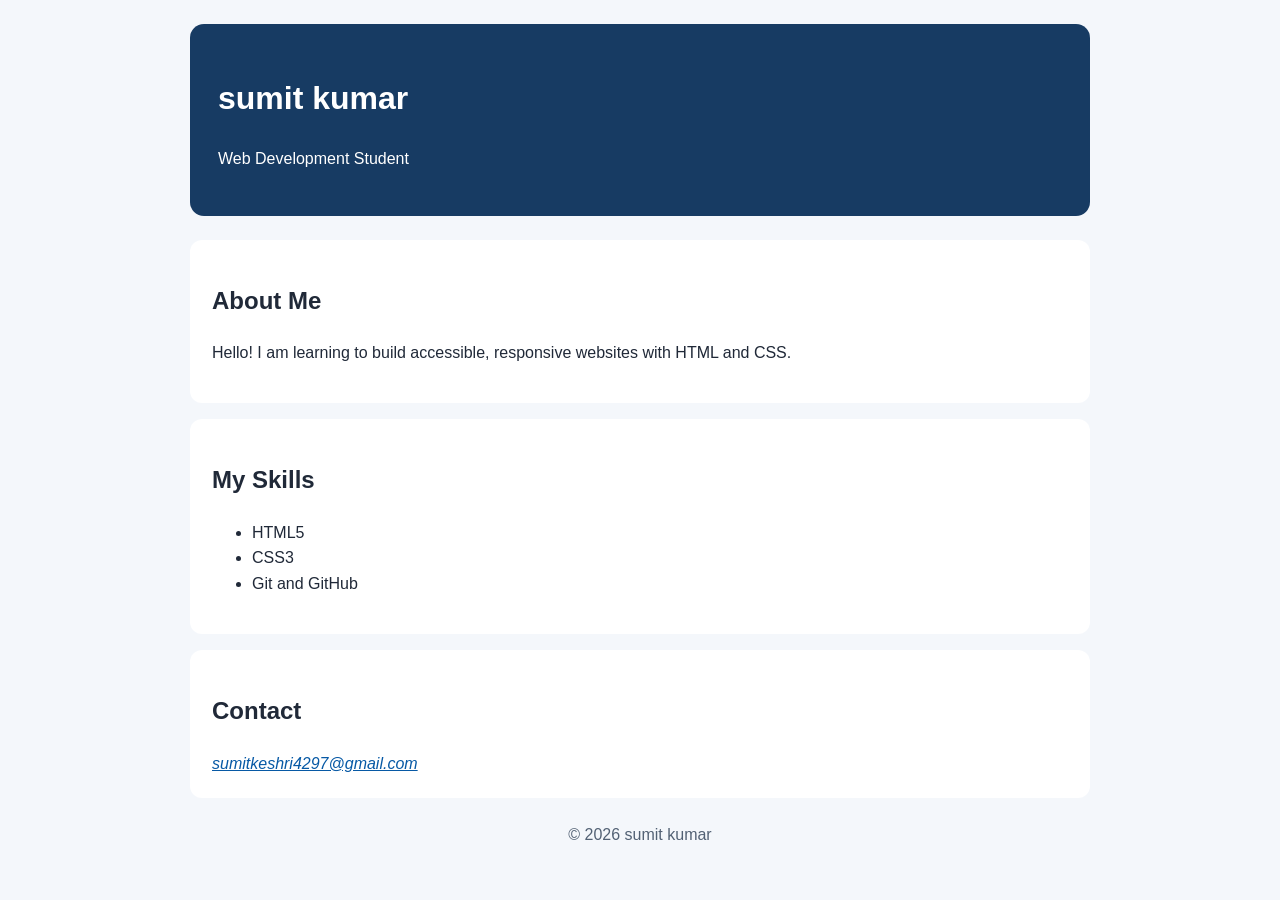
<file: P05-semantic-bio/index.html>
<!DOCTYPE html>
<html lang="en">
 <head>
  <meta charset="utf-8"/>
  <meta content="width=device-width, initial-scale=1" name="viewport"/>
  <title>
   About Me | sumit kumar
  </title>
  <link href="style.css" rel="stylesheet"/>
 </head>
 <body>
  <header class="site-header">
   <h1>
    sumit kumar
   </h1>
   <p>
    Web Development Student
   </p>
  </header>
  <main>
   <section aria-labelledby="about-heading">
    <h2 id="about-heading">
     About Me
    </h2>
    <p>
     Hello! I am learning to build accessible, responsive websites with HTML and CSS.
    </p>
   </section>
   <section aria-labelledby="skills-heading">
    <h2 id="skills-heading">
     My Skills
    </h2>
    <ul>
     <li>HTML5</li>
     <li>CSS3</li>
     <li>Git and GitHub</li>

    </ul>
   </section>
   <section aria-labelledby="contact-heading">
    <h2 id="contact-heading">
     Contact
    </h2>
    <address>
     <a href="mailto:sumitkeshri4297@gmail.com">
      sumitkeshri4297@gmail.com
     </a>
    </address>
   </section>
  </main>
  <footer>
   <p>
    &copy; 2026 sumit kumar
   </p>
  </footer>
 </body>
</html>
</file>
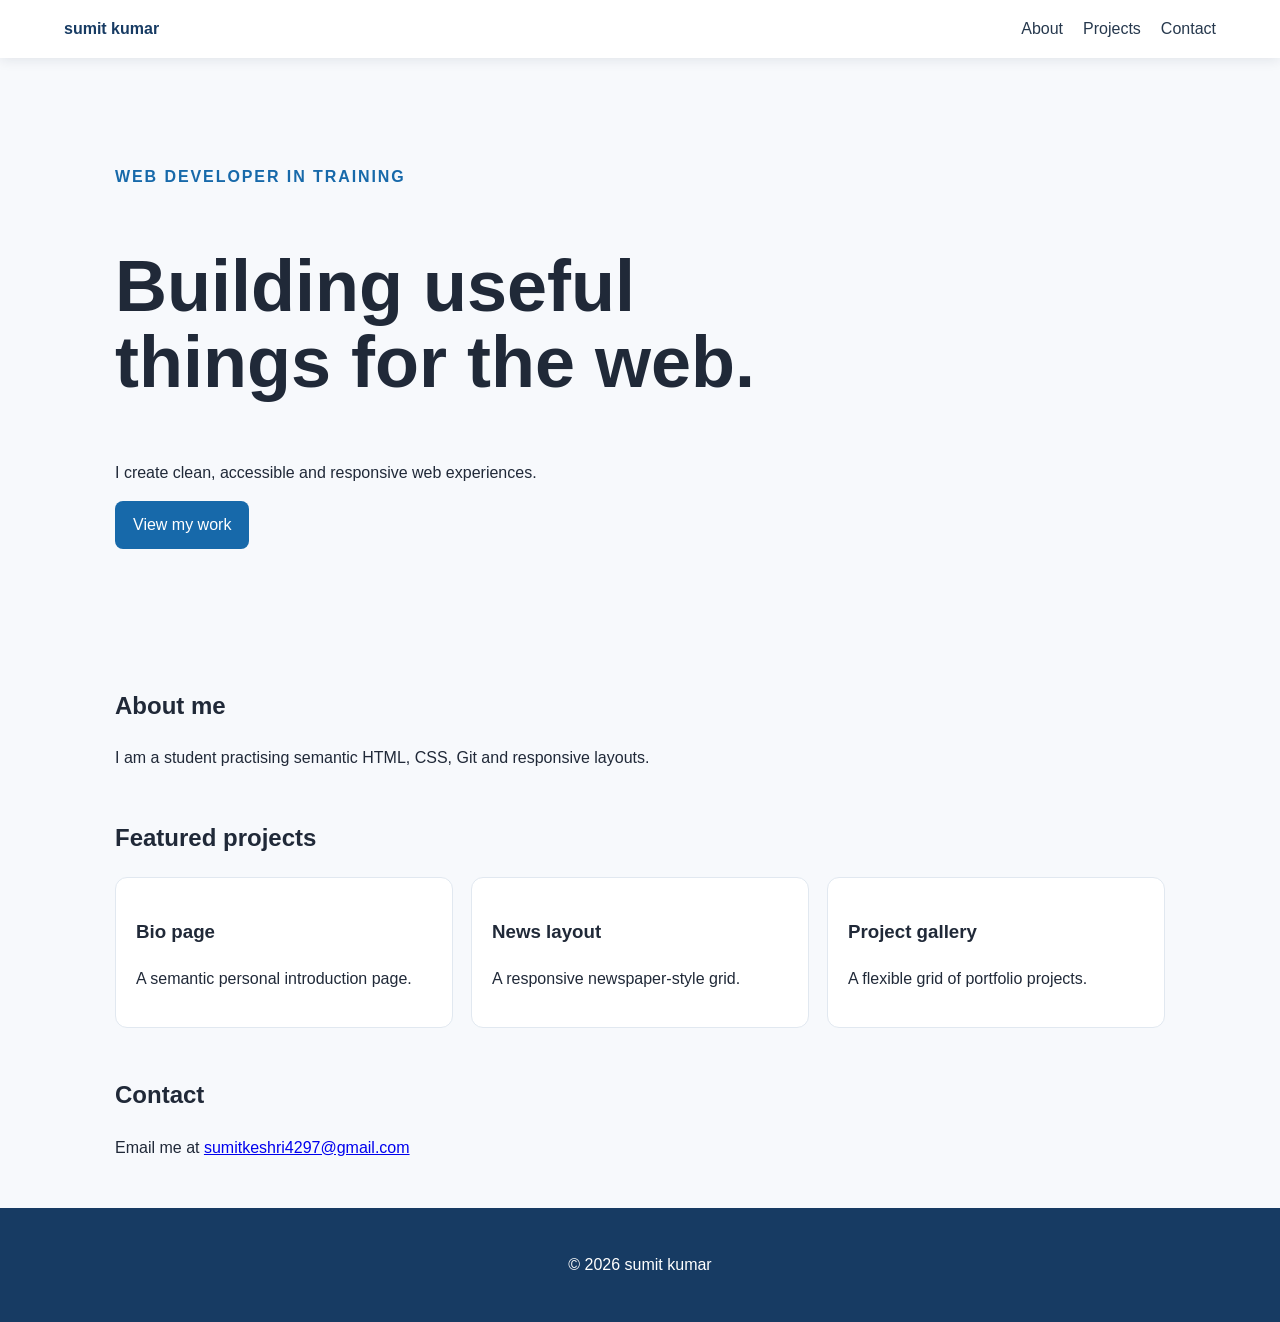
<file: P06-portfolio-structure/index.html>
<!DOCTYPE html>
<html lang="en">
 <head>
  <meta charset="utf-8"/>
  <meta content="width=device-width, initial-scale=1" name="viewport"/>
  <title>
   sumit kumar | Portfolio
  </title>
  <link href="style.css" rel="stylesheet"/>
 </head>
 <body>
  <header class="site-header">
   <a class="brand" href="#home">sumit kumar</a>
   <nav aria-label="Main navigation">

    <a href="#about">About</a>
    <a href="#projects"> Projects</a>
    <a href="#contact"> Contact</a>
   </nav>
  </header>
  <main id="home">
   <section class="hero">
    <p class="eyebrow"> WEB DEVELOPER IN TRAINING </p>

    <h1>Building useful things for the web.</h1>
    <p> I create clean, accessible and responsive web experiences.</p>
    <a class="button" href="#projects">View my work</a>
   </section>
   <section id="about">
    <h2> About me</h2>
    <p> I am a student practising semantic HTML, CSS, Git and responsive layouts.</p>
   </section>
   <section id="projects">
    <h2>Featured projects</h2>
    <div class="cards">
     <article class="card">
      <h3>Bio page</h3>
      <p> A semantic personal introduction page.</p>
     </article>
     <article class="card">
      <h3>
       News layout
      </h3>
      <p>
       A responsive newspaper-style grid.
      </p>
     </article>
     <article class="card">
      <h3>
       Project gallery
      </h3>
      <p>
       A flexible grid of portfolio projects.
      </p>
     </article>
    </div>
   </section>
   <section id="contact">
    <h2>
     Contact
    </h2>
    <p>
     Email me at
     <a href="mailto:sumitkeshri4297@gmail.com">
      sumitkeshri4297@gmail.com
     </a> 
    </p>
   </section>
  </main>
  <footer>
   <p>&copy; 2026 sumit kumar</p>
  </footer>
 </body>
</html>
</file>
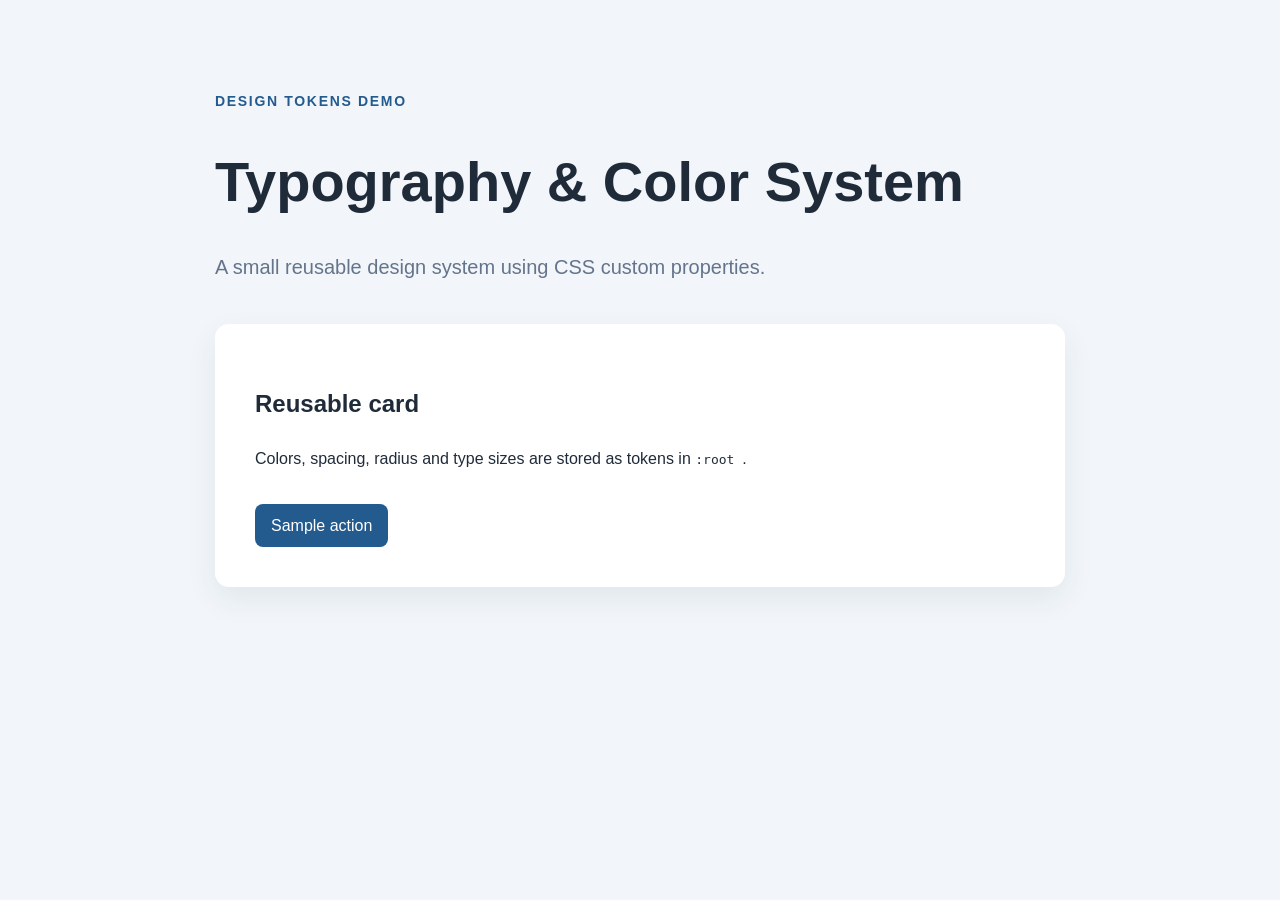
<file: P07-design-tokens/index.html>
<!DOCTYPE html>
<html lang="en">
 <head>
  <meta charset="utf-8"/>
  <meta content="width=device-width, initial-scale=1" name="viewport"/>
  <title>
   Design System
  </title>
  <link href="style.css" rel="stylesheet"/>
 </head>
 <body>
  <main class="container">
   <p class="eyebrow">
    DESIGN TOKENS DEMO
   </p>
   <h1>
    Typography &amp; Color System
   </h1>
   <p class="lead">
    A small reusable design system using CSS custom properties.
   </p>
   <article class="panel">
    <h2>
     Reusable card
    </h2>
    <p>
     Colors, spacing, radius and type sizes are stored as tokens in
     <code>
      :root
     </code>
     .
    </p>
    <a class="button" href="#">
     Sample action
    </a>
   </article>
  </main>
 </body>
</html>
</file>
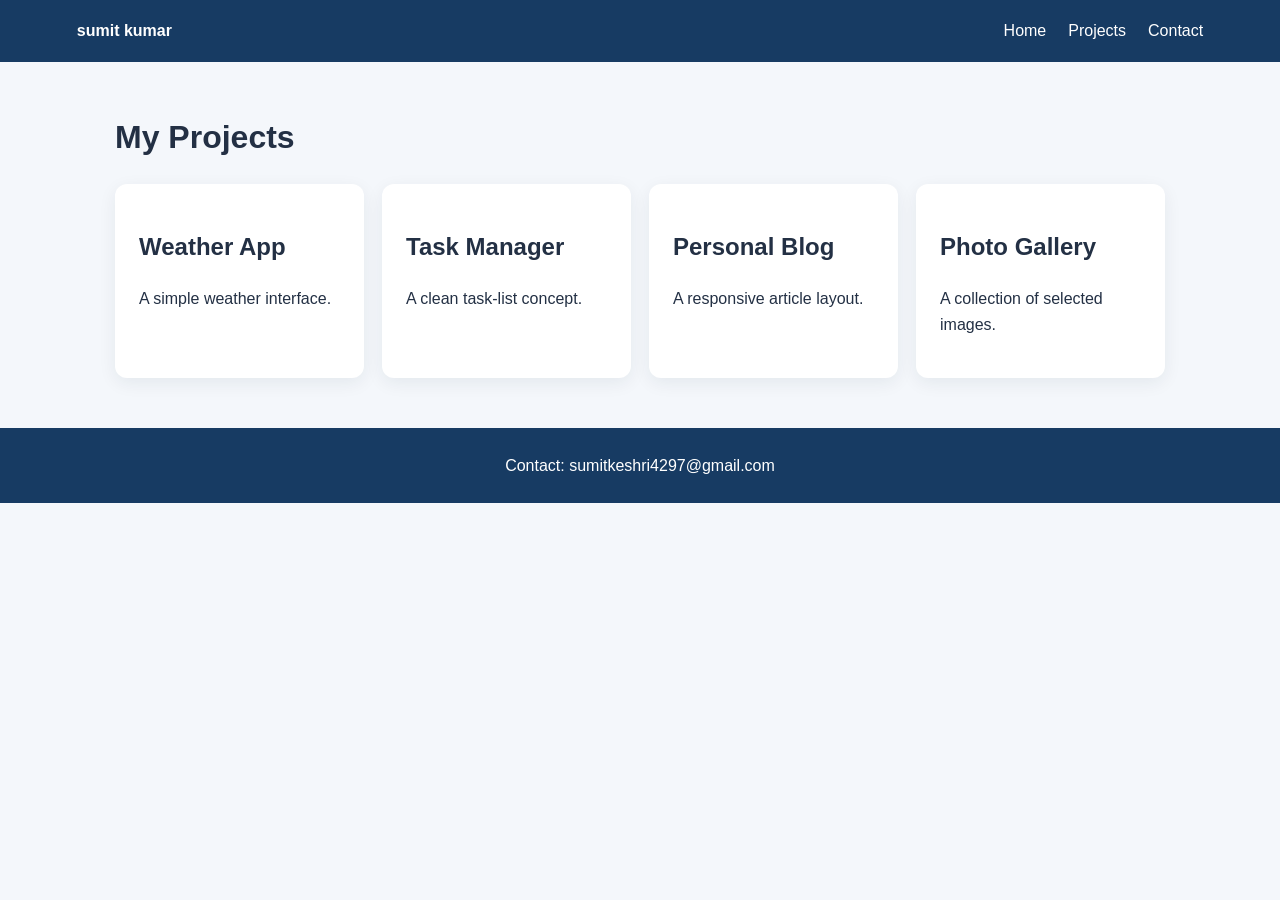
<file: P09-responsive-flexbox/index.html>
<!DOCTYPE html>
<html lang="en">
 <head>
  <meta charset="utf-8"/>
  <meta content="width=device-width, initial-scale=1" name="viewport"/>
  <title>
   Responsive Flexbox
  </title>
  <link href="style.css" rel="stylesheet"/>
 </head>
 <body>
  <header class="header">
   <a class="logo" href="#"> sumit kumar  </a>
   <nav>
    <a href="#home">  Home </a>
    <a href="#projects">Projects </a>
    <a href="#contact"> Contact </a>
   </nav>
  </header>
  <main id="home">
   <h1> My Projects
   </h1>
   <div class="grid" id="projects">
    <article>
     <h2> Weather App </h2>
     <p>  A simple weather interface. </p>
    </article>
    <article>
     <h2> Task Manager</h2>
     <p>  A clean task-list concept. </p>
    </article>
    <article>
     <h2> Personal Blog</h2>
     <p> A responsive article layout.</p>
    </article>
    <article>
     <h2>Photo Gallery</h2>
     <p> A collection of selected images. </p>
    </article>
   </div>
  </main>
  <footer id="contact">
   Contact: sumitkeshri4297@gmail.com
  </footer>
 </body>
</html>
</file>
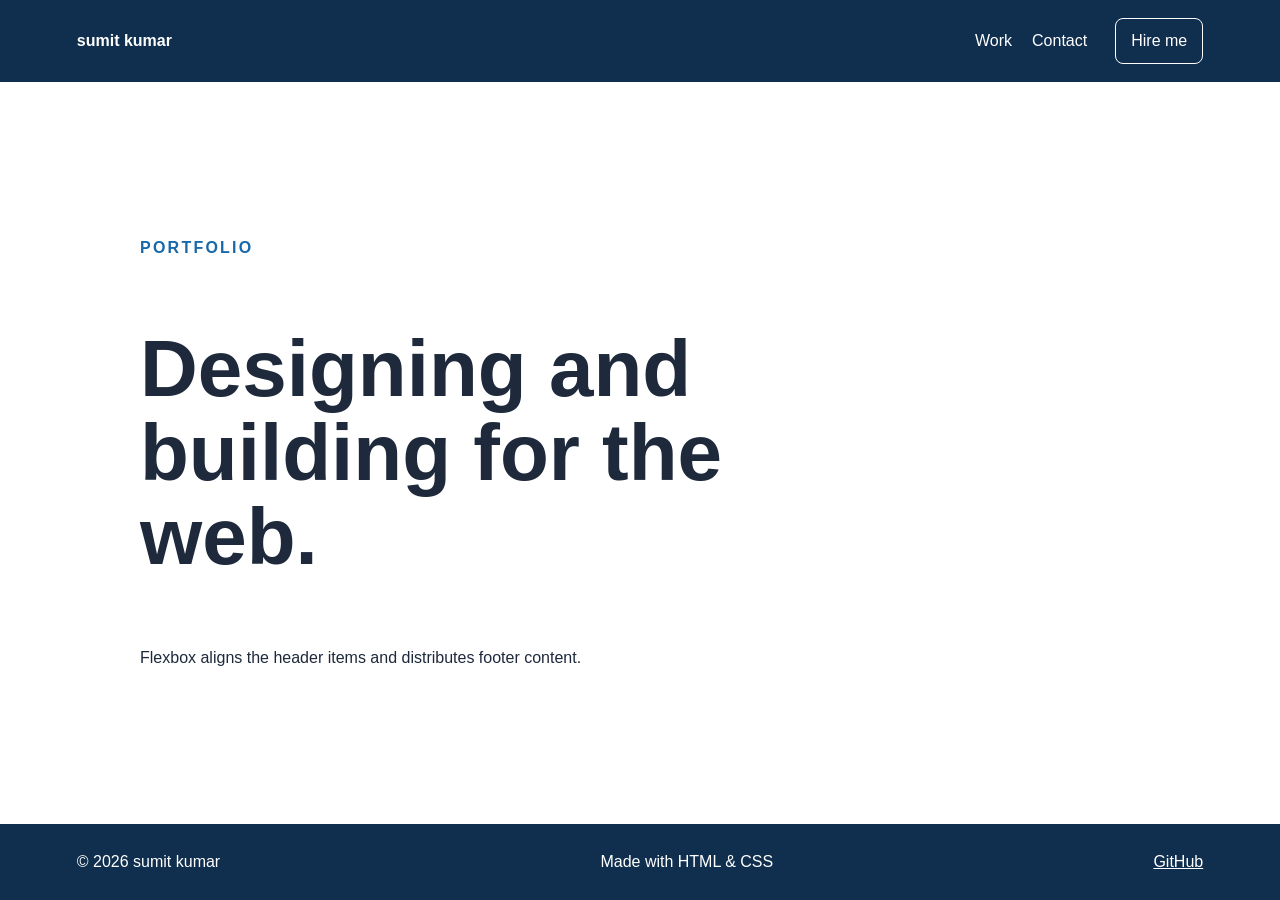
<file: P10-advanced-flexbox/index.html>
<!DOCTYPE html>
<html lang="en">
 <head>
  <meta charset="utf-8"/>
  <meta content="width=device-width, initial-scale=1" name="viewport"/>
  <title>
   Advanced Flexbox
  </title>
  <link href="style.css" rel="stylesheet"/>
 </head>
 <body>
  <header class="top">
   <a href="#">sumit kumar</a>
   <nav>
    <a href="#work"> Work </a>
    <a href="#contact">  Contact </a>
   </nav>
   <a class="hire" href="mailto:sumitkeshri4297@gmail.com"> Hire me </a>
  </header>
  <main>
   <section>
    <p> PORTFOLIO</p>
    <h1> Designing and building for the web. </h1>
    <p>  Flexbox aligns the header items and distributes footer content. </p>
   </section>
  </main>
  <footer id="contact">
   <span> &copy; 2026 sumit kumar </span>
   <span> Made with HTML &amp; CSS </span>
   <nav id="work">
    <a href="#"> GitHub </a>
   </nav>
  </footer>
 </body>
</html>
</file>
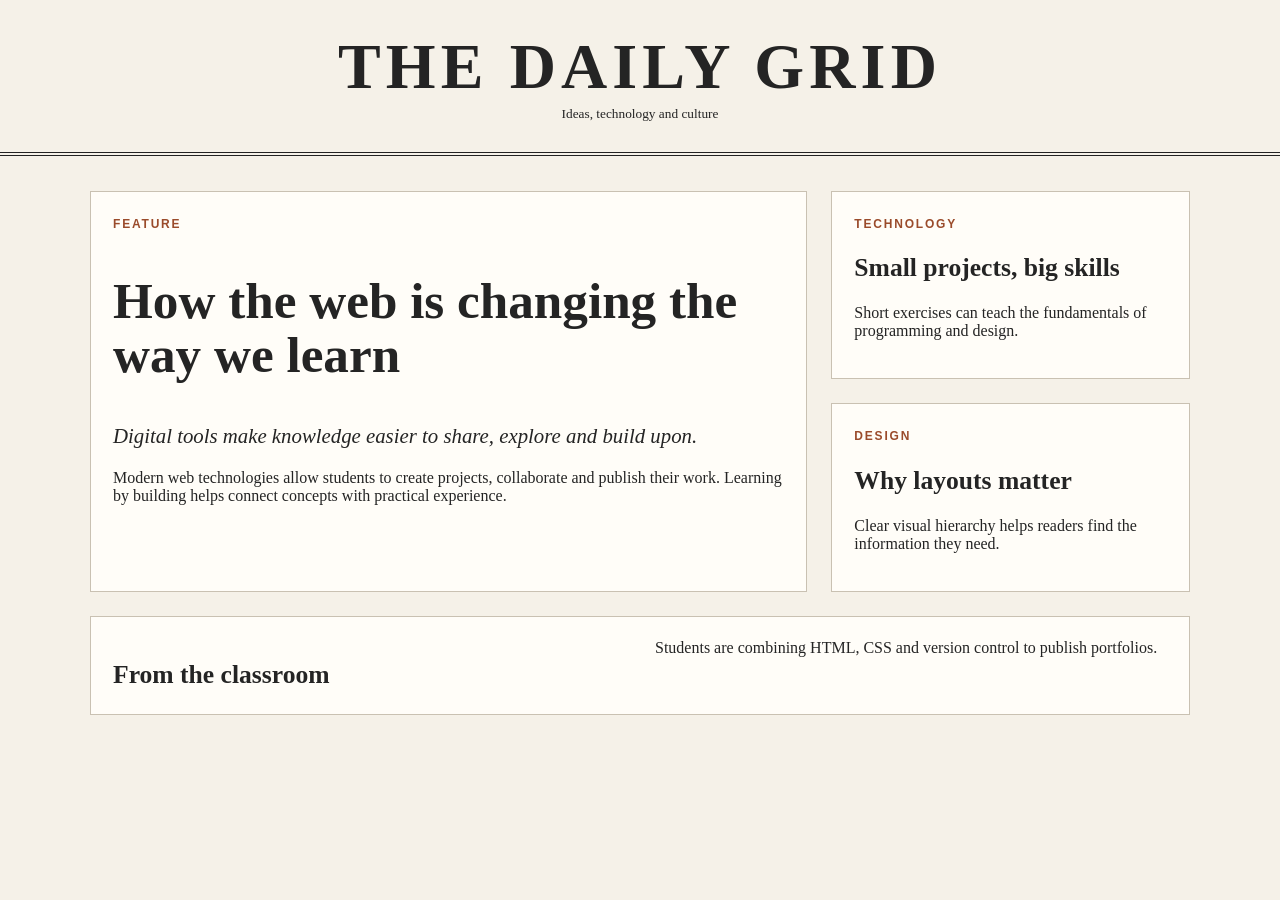
<file: P11-newspaper-grid/index.html>
<!DOCTYPE html>
<html lang="en">
 <head>
  <meta charset="utf-8"/>
  <meta content="width=device-width, initial-scale=1" name="viewport"/>
  <title>
   Daily Grid &mdash; Newspaper Layout
  </title>
  <link href="style.css" rel="stylesheet"/>
 </head>
 <body>
  <header class="masthead">
   <p>
    THE DAILY GRID
   </p>
   <small>
    Ideas, technology and culture
   </small>
  </header>
  <main class="news">
   <article class="lead">
    <span class="category">
     FEATURE
    </span>
    <h1>
     How the web is changing the way we learn
    </h1>
    <p class="summary">
     Digital tools make knowledge easier to share, explore and build upon.
    </p>
    <p>
     Modern web technologies allow students to create projects, collaborate and publish their work. Learning by building helps connect concepts with practical experience.
    </p>
   </article>
   <article class="side">
    <span class="category">
     TECHNOLOGY
    </span>
    <h2>
     Small projects, big skills
    </h2>
    <p>
     Short exercises can teach the fundamentals of programming and design.
    </p>
   </article>
   <article class="side">
    <span class="category">
     DESIGN
    </span>
    <h2>
     Why layouts matter
    </h2>
    <p>
     Clear visual hierarchy helps readers find the information they need.
    </p>
   </article>
   <article class="bottom">
    <h2>
     From the classroom
    </h2>
    <p>
     Students are combining HTML, CSS and version control to publish portfolios.
    </p>
   </article>
  </main>
 </body>
</html>
</file>
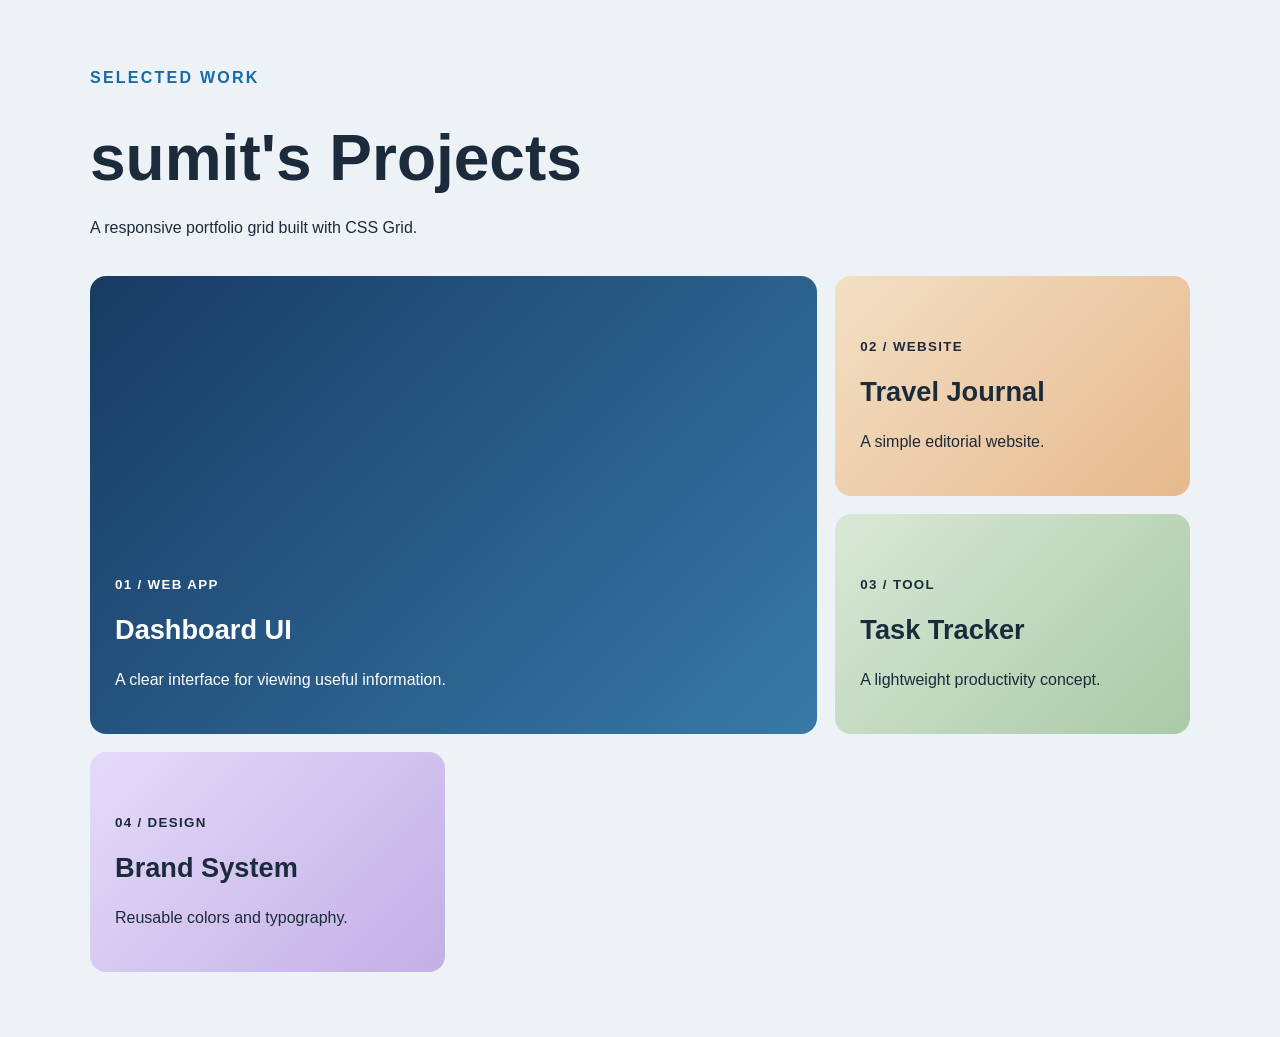
<file: P12-projects-grid/index.html>
<!DOCTYPE html>
<html lang="en">
 <head>
  <meta charset="utf-8"/>
  <meta content="width=device-width, initial-scale=1" name="viewport"/>
  <title>
   Project Grid
  </title>
  <link href="style.css" rel="stylesheet"/>
 </head>
 <body>
  <main>
   <header>
    <p>  SELECTED WORK </p>
    <h1>  sumit's Projects  </h1>
    <span>  A responsive portfolio grid built with CSS Grid. </span>
   </header>
   <section class="projects">
    <article class="project featured">
     <div>
      <small>   01 / WEB APP </small>
      <h2> Dashboard UI </h2>
      <p> A clear interface for viewing useful information. </p>
     </div>
    </article>
    <article class="project">
     <div>
      <small> 02 / WEBSITE</small>
      <h2>  Travel Journal</h2>
      <p> A simple editorial website. </p>
     </div>
    </article>
    <article class="project">
     <div>
      <small> 03 / TOOL </small>
      <h2>  Task Tracker</h2>
      <p>  A lightweight productivity concept. </p>
     </div>
    </article>
    <article class="project">
     <div>
      <small> 04 / DESIGN </small>
      <h2>  Brand System </h2>
      <p> Reusable colors and typography. </p>
     </div>
    </article>
   </section>
  </main>
 </body>
</html>
</file>
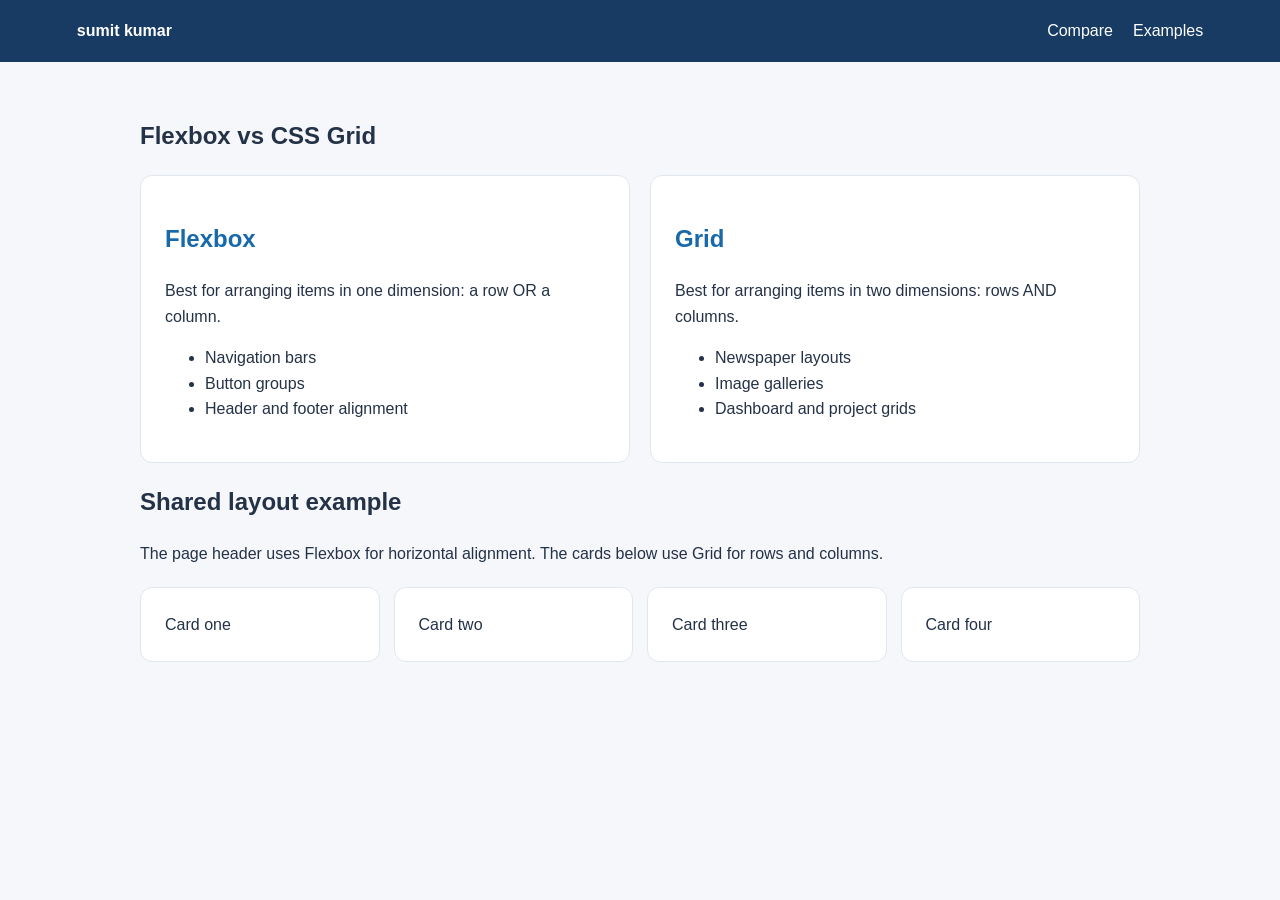
<file: P13-flexbox-vs-grid/index.html>
<!DOCTYPE html>
<html lang="en">
 <head>
  <meta charset="utf-8"/>
  <meta content="width=device-width, initial-scale=1" name="viewport"/>
  <title>
   Flexbox vs Grid
  </title>
  <link href="style.css" rel="stylesheet"/>
 </head>
 <body>
  <header class="header">
   <strong> sumit kumar </strong>
   <nav>
    <a href="#comparison">  Compare </a>
    <a href="#examples"> Examples </a>
   </nav>
  </header>
  <main>
   <section id="comparison">
    <h1> Flexbox vs CSS Grid</h1>
    <div class="comparison">
     <article>
      <h2>  Flexbox </h2>
      <p> Best for arranging items in one dimension: a row OR a column.</p>
      <ul>
       <li> Navigation bars</li>
       <li> Button groups</li>
       <li> Header and footer alignment</li>
      </ul>
     </article>
     <article>
      <h2>  Grid </h2>
      <p> Best for arranging items in two dimensions: rows AND columns. </p>
      <ul>
       <li>  Newspaper layouts</li>
       <li>  Image galleries </li>
       <li>Dashboard and project grids</li>
      </ul>
     </article>
    </div>
   </section>
   <section id="examples">
    <h2> Shared layout example </h2>
    <p> The page header uses Flexbox for horizontal alignment. The cards below use Grid for rows and columns. </p>
    <div class="cards">
     <article>  Card one  </article>
     <article>  Card two </article>
     <article>  Card three </article>
     <article>  Card four  </article>
    </div>
   </section>
  </main>
 </body>
</html>
</file>
<file: P05-semantic-bio/style.css>
* {
    box-sizing: border-box;
}
body {
    margin: 0;
    font-family: Arial, sans-serif;
    line-height: 1.6;
    color: #202938;
    background: #f4f7fb;
}
.site-header, main, footer {
    width: min(900px, 92%);
    margin: 24px auto;
}
.site-header {
    padding: 28px;
    color: white;
    background: #173b63;
    border-radius: 14px;
}
main {
    display: grid;
    gap: 16px;
}
section {
    padding: 22px;
    background: white;
    border-radius: 12px;
}
a {
    color: #0759a5;
}
footer {
    text-align: center;
    color: #526174;
}
</file>
<file: P06-portfolio-structure/style.css>
* {
    box-sizing:border-box
}
body {
    margin:0;
    font:16px/1.6 Arial,sans-serif;
    color:#202938;
    background:#f7f9fc
}
.site-header {
    position:sticky;
    top:0;
    display:flex;
    justify-content:space-between;
    align-items:center;
    padding:16px 5%;
    background:#fff;
    box-shadow:0 2px 12px #14243a18
}
.brand {
    font-weight:700;
    color:#173b63;
    text-decoration:none
}
.site-header nav {
    display:flex;
    gap:20px
}
.site-header nav a {
    color:#26384d;
    text-decoration:none
}
.site-header nav a:hover {
    text-decoration:underline
}
main {
    width:min(1050px,90%);
    margin:auto
}
.hero {
    padding:90px 0
}
.hero h1 {
    max-width:700px;
    font-size:clamp(2.4rem,6vw,4.5rem);
    line-height:1.05
}
.eyebrow {
    color:#1769aa;
    font-weight:700;
    letter-spacing:.12em
}
.button {
    display:inline-block;
    padding:11px 18px;
    border-radius:8px;
    background:#1769aa;
    color:white;
    text-decoration:none
}
.cards {
    display:flex;
    gap:18px;
    flex-wrap:wrap
}
.card {
    flex:1 1 220px;
    padding:20px;
    background:white;
    border:1px solid #e1e8f0;
    border-radius:12px
}
section {
    margin-bottom:48px
}
footer {
    text-align:center;
    padding:28px;
    background:#173b63;
    color:white
}
@media(max-width:560px) {
    .site-header {
        align-items:flex-start;
        gap:12px;
        flex-direction:column
    }
    .site-header nav {
        flex-wrap:wrap
    }
}
</file>
<file: P07-design-tokens/style.css>
:root {
    --color-primary:#245b8f;
    --color-accent:#e9a23b;
    --color-text:#202b3a;
    --color-muted:#64748b;
    --color-surface:#fff;
    --color-page:#f2f6fa;
    --space-1:.5rem;
    --space-2:1rem;
    --space-3:1.5rem;
    --space-4:2.5rem;
    --radius:14px;
    --font-body:Arial,sans-serif;
    --text-small:.875rem;
    --text-base:1rem;
    --text-large:1.25rem;
    --text-title:clamp(2rem,5vw,3.5rem)
}
* {
    box-sizing:border-box
}
body {
    margin:0;
    background:var(--color-page);
    color:var(--color-text);
    font-family:var(--font-body);
    line-height:1.7
}
.container {
    width:min(850px,90%);
    margin:10vh auto
}
.eyebrow {
    color:var(--color-primary);
    font-size:var(--text-small);
    font-weight:700;
    letter-spacing:.12em
}
h1 {
    font-size:var(--text-title);
    line-height:1.1
}
.lead {
    font-size:var(--text-large);
    color:var(--color-muted)
}
.panel {
    margin-top:var(--space-4);
    padding:var(--space-4);
    background:var(--color-surface);
    border-radius:var(--radius);
    box-shadow:0 12px 30px #1c355014
}
.button {
    display:inline-block;
    margin-top:var(--space-2);
    padding:var(--space-1) var(--space-2);
    background:var(--color-primary);
    color:white;
    border-radius:8px;
    text-decoration:none
}
.button:hover {
    background:#173e64
}
</file>
<file: P09-responsive-flexbox/style.css>
* {
    box-sizing:border-box
}
body {
    margin:0;
    font:16px/1.6 Arial,sans-serif;
    background:#f4f7fb;
    color:#233044
}
.header {
    display:flex;
    justify-content:space-between;
    align-items:center;
    gap:20px;
    padding:18px 6%;
    background:#173b63
}
.logo {
    font-weight:700;
    color:white;
    text-decoration:none
}
.header nav {
    display:flex;
    gap:22px;
    flex-wrap:wrap
}
.header nav a {
    color:white;
    text-decoration:none
}
main {
    width:min(1050px,90%);
    margin:50px auto
}
.grid {
    display:flex;
    flex-wrap:wrap;
    gap:18px
}
.grid article {
    flex:1 1 220px;
    padding:24px;
    background:white;
    border-radius:12px;
    box-shadow:0 5px 18px #14243a12
}
footer {
    text-align:center;
    padding:25px;
    background:#173b63;
    color:white
}
@media(max-width:600px) {
    .header {
        align-items:flex-start;
        flex-direction:column
    }
    .header nav {
        gap:14px
    }
}
</file>
<file: P10-advanced-flexbox/style.css>
* {
    box-sizing:border-box
}
body {
    min-height:100vh;
    margin:0;
    display:flex;
    flex-direction:column;
    font:16px/1.6 Arial,sans-serif;
    color:#1e293b
}
.top {
    display:flex;
    align-items:center;
    gap:28px;
    padding:18px 6%;
    background:#102e4d
}
.top>a:first-child {
    margin-right:auto;
    color:white;
    font-weight:700;
    text-decoration:none
}
.top nav {
    display:flex;
    gap:20px
}
.top nav a,.top .hire {
    color:white;
    text-decoration:none
}
.hire {
    padding:9px 15px;
    border:1px solid #fff;
    border-radius:8px
}
main {
    flex:1;
    display:flex;
    align-items:center;
    width:min(1000px,88%);
    margin:auto
}
main section {
    max-width:700px;
    padding:70px 0
}
h1 {
    font-size:clamp(2.5rem,7vw,5rem);
    line-height:1.05
}
main p:first-child {
    color:#1769aa;
    font-weight:700;
    letter-spacing:.14em
}
footer {
    display:flex;
    justify-content:space-between;
    align-items:center;
    gap:20px;
    flex-wrap:wrap;
    padding:25px 6%;
    background:#102e4d;
    color:white
}
footer nav {
    display:flex;
    gap:18px
}
footer a {
    color:white
}
@media(max-width:620px) {
    .top {
        flex-wrap:wrap;
        gap:14px
    }
    .top>a:first-child {
        width:100%
    }
    footer {
        align-items:flex-start;
        flex-direction:column
    }
}
</file>
<file: P11-newspaper-grid/style.css>
* {
    box-sizing:border-box
}
body {
    margin:0;
    background:#f5f1e8;
    color:#242424;
    font-family:Georgia,serif
}
.masthead {
    text-align:center;
    padding:30px 15px;
    border-bottom:4px double #222
}
.masthead p {
    margin:0;
    font-size:clamp(2rem,6vw,4rem);
    font-weight:700;
    letter-spacing:.08em
}
.news {
    width:min(1100px,92%);
    margin:35px auto;
    display:grid;
    grid-template-columns:2fr 1fr;
    gap:24px
}
.news article {
    padding:22px;
    border:1px solid #c9c1b2;
    background:#fffdf8
}
.lead {
    grid-row:span 2
}
.lead h1 {
    font-size:clamp(2rem,4vw,3.6rem);
    line-height:1.05
}
.category {
    font:700 .75rem Arial,sans-serif;
    letter-spacing:.15em;
    color:#9a4b2b
}
.summary {
    font-size:1.3rem;
    font-style:italic
}
.side h2,.bottom h2 {
    font-size:1.6rem
}
.bottom {
    grid-column:1/-1;
    columns:2;
    column-gap:30px
}
@media(max-width:700px) {
    .news {
        grid-template-columns:1fr
    }
    .lead {
        grid-row:auto
    }
    .bottom {
        grid-column:auto;
        columns:1
    }
}
</file>
<file: P12-projects-grid/style.css>
* {
    box-sizing:border-box
}
body {
    margin:0;
    background:#edf2f7;
    color:#1c2b3b;
    font:16px/1.6 Arial,sans-serif
}
main {
    width:min(1100px,90%);
    margin:65px auto
}
header>p {
    color:#1769aa;
    font-weight:700;
    letter-spacing:.14em
}
h1 {
    font-size:clamp(2.5rem,6vw,4rem);
    margin:.1em 0
}
.projects {
    display:grid;
    grid-template-columns:repeat(3,1fr);
    grid-auto-rows:minmax(210px,auto);
    gap:18px;
    margin-top:35px
}
.project {
    display:flex;
    align-items:flex-end;
    min-height:220px;
    padding:25px;
    border-radius:16px;
    background:linear-gradient(135deg,#d8e7f4,#a9c6df)
}
.project:nth-child(2) {
    background:linear-gradient(135deg,#f3dfc5,#e6b98d)
}
.project:nth-child(3) {
    background:linear-gradient(135deg,#d9e8d6,#a9c9a7)
}
.project:nth-child(4) {
    background:linear-gradient(135deg,#e5dafa,#c2afe5)
}
.project.featured {
    grid-column:span 2;
    grid-row:span 2;
    min-height:455px;
    background:linear-gradient(135deg,#173b63,#3879a8);
    color:white
}
.project small {
    font-weight:700;
    letter-spacing:.1em
}
.project h2 {
    font-size:1.7rem;
    margin:.4em 0
}
@media(max-width:750px) {
    .projects {
        grid-template-columns:repeat(2,1fr)
    }
    .project.featured {
        grid-row:span 1;
        min-height:260px
    }
}
@media(max-width:500px) {
    .projects {
        grid-template-columns:1fr
    }
    .project.featured {
        grid-column:auto
    }
}
</file>
<file: P13-flexbox-vs-grid/style.css>
* {
    box-sizing:border-box
}
body {
    margin:0;
    font:16px/1.6 Arial,sans-serif;
    color:#243247;
    background:#f5f7fb
}
.header {
    display:flex;
    justify-content:space-between;
    align-items:center;
    padding:18px 6%;
    background:#173b63;
    color:white
}
.header nav {
    display:flex;
    gap:20px
}
.header a {
    color:white;
    text-decoration:none
}
main {
    width:min(1000px,90%);
    margin:55px auto
}
.comparison {
    display:grid;
    grid-template-columns:repeat(2,1fr);
    gap:20px
}
.comparison article,.cards article {
    padding:24px;
    background:white;
    border:1px solid #e0e7ef;
    border-radius:12px
}
.comparison h2 {
    color:#1769aa
}
.cards {
    display:grid;
    grid-template-columns:repeat(4,1fr);
    gap:14px;
    margin-top:20px
}
@media(max-width:650px) {
    .comparison {
        grid-template-columns:1fr
    }
    .cards {
        grid-template-columns:repeat(2,1fr)
    }
}
@media(max-width:420px) {
    .cards {
        grid-template-columns:1fr
    }
}
</file>
